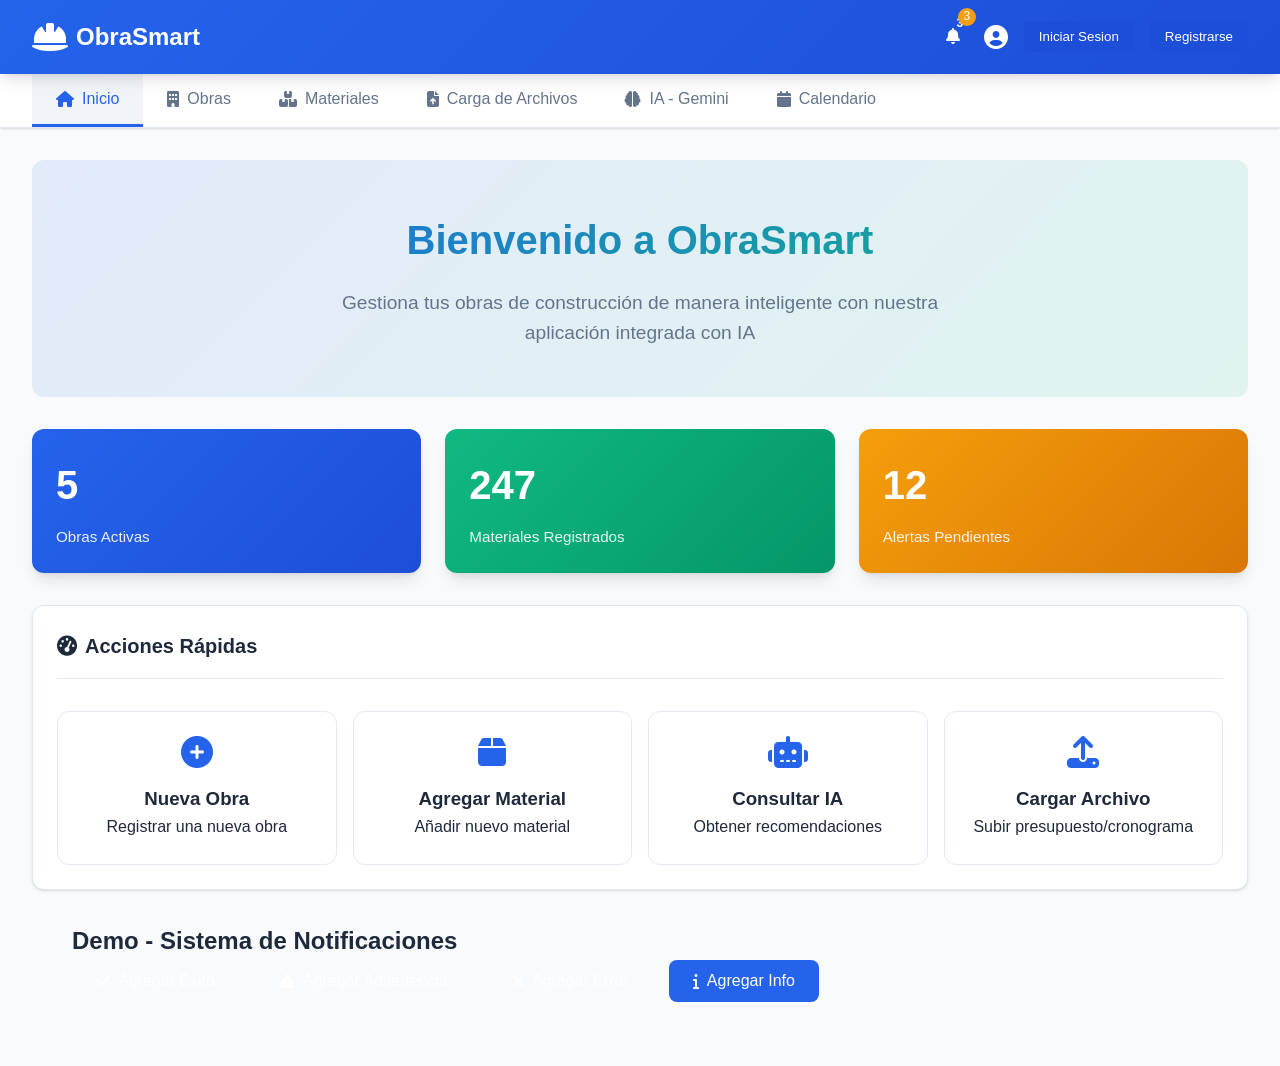
<file: index.html>
<!DOCTYPE html>
<html lang="es">

<head>
    <meta charset="UTF-8">
    <meta name="viewport" content="width=device-width, initial-scale=1.0">
    <title>ObraSmart - Gestión Inteligente de Inventario</title>
    <link href="https://cdnjs.cloudflare.com/ajax/libs/font-awesome/6.4.0/css/all.min.css" rel="stylesheet">
    <link rel="stylesheet" href="./style.css">
    <style>

    </style>
</head>

<body>
    <!-- Header -->
    <header class="header">
        <div class="header-content">
            <div class="logo">
                <i class="fas fa-hard-hat"></i>
                ObraSmart
            </div>
            <div class="user-menu">
                <div class="notification-container">
                    <div class="notification-badge" id="notificationBadge">
                        <i class="fas fa-bell"></i>
                        <div class="notification-count" id="notificationCount">3</div>
                    </div>

                    <!-- Panel de Notificaciones -->
                    <div class="notification-panel" id="notificationPanel">
                        <div class="notification-header">
                            <div class="notification-title">Notificaciones</div>
                            <div class="notification-actions">
                                <button class="btn-icon" id="markAllRead" title="Marcar todas como leídas">
                                    <i class="fas fa-check-double"></i>
                                </button>
                                <button class="btn-icon" id="clearAll" title="Limpiar todas">
                                    <i class="fas fa-trash"></i>
                                </button>
                            </div>
                        </div>

                        <div class="notification-filters">
                            <div class="filter-chip active" data-filter="all">Todas</div>
                            <div class="filter-chip" data-filter="unread">Sin leer</div>
                            <div class="filter-chip" data-filter="success">Éxito</div>
                            <div class="filter-chip" data-filter="warning">Advertencias</div>
                            <div class="filter-chip" data-filter="error">Errores</div>
                        </div>

                        <div class="notification-list" id="notificationList">
                            <!-- Las notificaciones se cargarán aquí dinámicamente -->
                        </div>

                        <div class="notification-footer">
                            <button class="btn-link" id="viewHistory">Ver historial completo</button>
                        </div>
                    </div>
                </div>
                <i class="fas fa-user-circle" style="font-size: 1.5rem;"></i>
                <button class="usuariosBtn" onclick="abrirModalUsuario()">Iniciar Sesion</button>
                <button class="usuariosBtn" onclick="abrirModalReg()">Registrarse</button>
            </div>
        </div>
    </header>

    <!-- Navigation -->
    <nav class="nav-container">
        <div class="nav-tabs">
            <button class="nav-tab active" data-tab="inicio">
                <i class="fas fa-home"></i>
                Inicio
            </button>
            <button class="nav-tab" data-tab="obras">
                <i class="fas fa-building"></i>
                Obras
            </button>
            <button class="nav-tab" data-tab="materiales">
                <i class="fas fa-boxes"></i>
                Materiales
            </button>
            <button class="nav-tab" data-tab="archivos">
                <i class="fas fa-file-upload"></i>
                Carga de Archivos
            </button>
            <button class="nav-tab" data-tab="ia">
                <i class="fas fa-brain"></i>
                IA - Gemini
            </button>
            <button class="nav-tab" data-tab="calendario">
                <i class="fas fa-calendar"></i>
                Calendario
            </button>
        </div>
    </nav>

    <!-- Main Content -->
    <main class="main-content">
        <!-- Inicio Tab -->
        <div id="inicio" class="tab-content active">
            <div class="welcome-section">
                <h1 class="welcome-title">Bienvenido a ObraSmart</h1>
                <p class="welcome-subtitle">
                    Gestiona tus obras de construcción de manera inteligente con nuestra aplicación integrada con IA
                </p>
            </div>

            <div class="dashboard-grid">
                <div class="stat-card">
                    <div class="stat-number">5</div>
                    <div class="stat-label">Obras Activas</div>
                </div>
                <div class="stat-card secondary">
                    <div class="stat-number">247</div>
                    <div class="stat-label">Materiales Registrados</div>
                </div>
                <div class="stat-card warning">
                    <div class="stat-number">12</div>
                    <div class="stat-label">Alertas Pendientes</div>
                </div>
            </div>

            <div class="card">
                <div class="card-header">
                    <h2 class="card-title">
                        <i class="fas fa-tachometer-alt"></i>
                        Acciones Rápidas
                    </h2>
                </div>
                <div class="quick-actions">
                    <div class="quick-action" data-action="nueva-obra">
                        <i class="fas fa-plus-circle"></i>
                        <h3>Nueva Obra</h3>
                        <p>Registrar una nueva obra</p>
                    </div>
                    <div class="quick-action" data-action="agregar-material">
                        <i class="fas fa-box"></i>
                        <h3>Agregar Material</h3>
                        <p>Añadir nuevo material</p>
                    </div>
                    <div class="quick-action" data-action="consultar-ia">
                        <i class="fas fa-robot"></i>
                        <h3>Consultar IA</h3>
                        <p>Obtener recomendaciones</p>
                    </div>
                    <div class="quick-action" data-action="cargar-archivo">
                        <i class="fas fa-upload"></i>
                        <h3>Cargar Archivo</h3>
                        <p>Subir presupuesto/cronograma</p>
                    </div>
                </div>
            </div>
        </div>

        <!-- Obras Tab -->
        <div id="obras" class="tab-content">
            <div class="card">
                <div class="card-header">
                    <h2 class="card-title">
                        <i class="fas fa-building"></i>
                        Gestión de Obras
                    </h2>
                    <button class="btn btn-primary">
                        <i class="fas fa-plus"></i>
                        Nueva Obra
                    </button>
                </div>

                <div class="form-grid">
                    <div class="form-group">
                        <label class="form-label">Código de Obra</label>
                        <input type="text" class="form-input" placeholder="OB-001">
                    </div>
                    <div class="form-group">
                        <label class="form-label">Nombre de la Obra</label>
                        <input type="text" class="form-input" placeholder="Torre Residencial Central">
                    </div>
                    <div class="form-group">
                        <label class="form-label">Objeto del Contrato</label>
                        <input type="text" class="form-input" placeholder="Construcción edificio residencial">
                    </div>
                    <div class="form-group">
                        <label class="form-label">Valor del Contrato</label>
                        <input type="number" class="form-input" placeholder="500000000">
                    </div>
                    <div class="form-group">
                        <label class="form-label">Duración (días)</label>
                        <input type="number" class="form-input" placeholder="365">
                    </div>
                    <div class="form-group">
                        <label class="form-label">Fecha de Inicio</label>
                        <input type="date" class="form-input">
                    </div>
                </div>

                <div class="table-container">
                    <table class="table">
                        <thead>
                            <tr>
                                <th>Código</th>
                                <th>Nombre</th>
                                <th>Valor</th>
                                <th>Progreso</th>
                                <th>Estado</th>
                                <th>Acciones</th>
                            </tr>
                        </thead>
                        <tbody>
                            <tr>
                                <td>OB-001</td>
                                <td>Torre Residencial Central</td>
                                <td>$500,000,000</td>
                                <td>
                                    <div class="progress-bar">
                                        <div class="progress-fill" style="width: 45%"></div>
                                    </div>
                                    45%
                                </td>
                                <td><span class="badge badge-success">Activa</span></td>
                                <td>
                                    <button class="btn btn-secondary">
                                        <i class="fas fa-eye"></i>
                                    </button>
                                    <button class="btn btn-secondary">
                                        <i class="fas fa-edit"></i>
                                    </button>
                                </td>
                            </tr>
                            <tr>
                                <td>OB-002</td>
                                <td>Centro Comercial Norte</td>
                                <td>$750,000,000</td>
                                <td>
                                    <div class="progress-bar">
                                        <div class="progress-fill" style="width: 78%"></div>
                                    </div>
                                    78%
                                </td>
                                <td><span class="badge badge-success">Activa</span></td>
                                <td>
                                    <button class="btn btn-secondary">
                                        <i class="fas fa-eye"></i>
                                    </button>
                                    <button class="btn btn-secondary">
                                        <i class="fas fa-edit"></i>
                                    </button>
                                </td>
                            </tr>
                        </tbody>
                    </table>
                </div>
            </div>
        </div>

        <!-- Materiales Tab -->
        <div id="materiales" class="tab-content">
            <div class="card">
                <div class="card-header">
                    <h2 class="card-title">
                        <i class="fas fa-boxes"></i>
                        Gestión de Materiales
                    </h2>
                    <button class="btn btn-primary">
                        <i class="fas fa-plus"></i>
                        Nuevo Material
                    </button>
                </div>

                <div class="form-grid">
                    <div class="form-group">
                        <label class="form-label">Código</label>
                        <input type="text" class="form-input" placeholder="MAT-001">
                    </div>
                    <div class="form-group">
                        <label class="form-label">Nombre del Material</label>
                        <input type="text" class="form-input" placeholder="Cemento Portland">
                    </div>
                    <div class="form-group">
                        <label class="form-label">Unidad de Medida</label>
                        <select class="form-input">
                            <option>Seleccionar unidad</option>
                            <option>kg</option>
                            <option>m³</option>
                            <option>m²</option>
                            <option>unidad</option>
                            <option>litro</option>
                        </select>
                    </div>
                    <div class="form-group">
                        <label class="form-label">Precio Unitario</label>
                        <input type="number" class="form-input" placeholder="25000">
                    </div>
                </div>

                <div class="table-container">
                    <table class="table">
                        <thead>
                            <tr>
                                <th>Código</th>
                                <th>Nombre</th>
                                <th>Unidad</th>
                                <th>Precio Unitario</th>
                                <th>Stock</th>
                                <th>Acciones</th>
                            </tr>
                        </thead>
                        <tbody>
                            <tr>
                                <td>MAT-001</td>
                                <td>Cemento Portland</td>
                                <td>kg</td>
                                <td>$25,000</td>
                                <td>500 kg</td>
                                <td>
                                    <button class="btn btn-secondary">
                                        <i class="fas fa-edit"></i>
                                    </button>
                                    <button class="btn btn-secondary">
                                        <i class="fas fa-trash"></i>
                                    </button>
                                </td>
                            </tr>
                            <tr>
                                <td>MAT-002</td>
                                <td>Varilla #4</td>
                                <td>unidad</td>
                                <td>$15,000</td>
                                <td>200 und</td>
                                <td>
                                    <button class="btn btn-secondary">
                                        <i class="fas fa-edit"></i>
                                    </button>
                                    <button class="btn btn-secondary">
                                        <i class="fas fa-trash"></i>
                                    </button>
                                </td>
                            </tr>
                        </tbody>
                    </table>
                </div>
            </div>
        </div>

        <!-- Carga de Archivos Tab -->
        <div id="archivos" class="tab-content">
            <div class="card">
                <div class="card-header">
                    <h2 class="card-title">
                        <i class="fas fa-file-upload"></i>
                        Carga de Archivos
                    </h2>
                </div>

                <div class="form-grid">
                    <div class="card">
                        <h3>Presupuesto</h3>
                        <div class="upload-area" id="presupuesto-upload">
                            <i class="fas fa-file-excel upload-icon"></i>
                            <p>Arrastra aquí tu archivo de presupuesto (Excel/PDF)</p>
                            <p style="font-size: 0.875rem; color: var(--text-secondary);">
                                o haz clic para seleccionar
                            </p>
                            <input type="file" id="presupuesto-file" style="display: none;" accept=".xlsx,.xls,.pdf">
                        </div>
                    </div>

                    <div class="card">
                        <h3>Programación de Actividades</h3>
                        <div class="upload-area" id="programacion-upload">
                            <i class="fas fa-file-alt upload-icon"></i>
                            <p>Arrastra aquí tu cronograma (Excel/PDF)</p>
                            <p style="font-size: 0.875rem; color: var(--text-secondary);">
                                o haz clic para seleccionar
                            </p>
                            <input type="file" id="programacion-file" style="display: none;" accept=".xlsx,.xls,.pdf">
                        </div>
                    </div>
                </div>

                <div class="card">
                    <h3>Archivos Cargados</h3>
                    <div class="table-container">
                        <table class="table">
                            <thead>
                                <tr>
                                    <th>Nombre del Archivo</th>
                                    <th>Tipo</th>
                                    <th>Fecha de Carga</th>
                                    <th>Estado</th>
                                    <th>Acciones</th>
                                </tr>
                            </thead>
                            <tbody>
                                <tr>
                                    <td>presupuesto_torre_central.xlsx</td>
                                    <td>Presupuesto</td>
                                    <td>2025-06-08</td>
                                    <td><span class="badge badge-success">Procesado</span></td>
                                    <td>
                                        <button class="btn btn-secondary">
                                            <i class="fas fa-download"></i>
                                        </button>
                                        <button class="btn btn-secondary">
                                            <i class="fas fa-eye"></i>
                                        </button>
                                    </td>
                                </tr>
                            </tbody>
                        </table>
                    </div>
                </div>
            </div>
        </div>

        <!-- IA Tab -->
        <div id="ia" class="tab-content">
            <div class="card">
                <div class="card-header">
                    <h2 class="card-title">
                        <i class="fas fa-brain"></i>
                        Asistente IA - Gemini
                    </h2>
                </div>

                <div class="form-grid">
                    <div class="card">
                        <h3>Análisis de Presupuesto</h3>
                        <p>La IA analizará tu presupuesto y detectará posibles inconsistencias o mejoras.</p>
                        <button class="btn btn-primary">
                            <i class="fas fa-chart-line"></i>
                            Analizar Presupuesto
                        </button>
                    </div>

                    <div class="card">
                        <h3>Asistente de Logística</h3>
                        <p>Obtén recomendaciones sobre pedidos y gestión de materiales.</p>
                        <button class="btn btn-success">
                            <i class="fas fa-truck"></i>
                            Consultar Logística
                        </button>
                    </div>

                    <div class="card">
                        <h3>Análisis de Riesgos</h3>
                        <p>Identifica posibles riesgos en la programación de tu obra.</p>
                        <button class="btn btn-warning">
                            <i class="fas fa-exclamation-triangle"></i>
                            Analizar Riesgos
                        </button>
                    </div>
                </div>

                <div class="card">
                    <h3>Chat con IA</h3>
                    <div class="chat-container">
                        <div class="chat-messages" id="chatMessages">
                            <div style="padding: 1rem; text-align: center; color: var(--text-secondary);">
                                ¡Hola! Soy tu asistente de IA. Puedo ayudarte con análisis de presupuestos,
                                recomendaciones de materiales, optimización de cronogramas y mucho más.
                                ¿En qué puedo ayudarte hoy?
                            </div>
                        </div>
                        <div class="chat-input-container">
                            <input type="text" class="form-input chat-input" placeholder="Escribe tu consulta aquí..."
                                id="chatInput">
                            <button class="btn btn-primary" id="sendChat">
                                <i class="fas fa-paper-plane"></i>
                            </button>
                        </div>
                    </div>
                </div>
            </div>
        </div>

        <!-- Calendario Tab -->
        <div id="calendario" class="tab-content">
            <div class="card">
                <div class="card-header">
                    <h2 class="card-title">
                        <i class="fas fa-calendar"></i>
                        Calendario de Obras
                    </h2>
                    <div>
                        <button class="btn btn-secondary" id="prevMonth">
                            <i class="fas fa-chevron-left"></i>
                        </button>
                        <span id="currentMonth" style="margin: 0 1rem; font-weight: bold;">
                            Junio 2025
                        </span>
                        <button class="btn btn-secondary" id="nextMonth">
                            <i class="fas fa-chevron-right"></i>
                        </button>
                    </div>
                </div>

                <div class="calendar-grid" id="calendarGrid">
                    <!-- El calendario se generará dinámicamente con JavaScript -->
                </div>

                <div class="card" style="margin-top: 1.5rem;">
                    <h3>Eventos Próximos</h3>
                    <div class="table-container">
                        <table class="table">
                            <thead>
                                <tr>
                                    <th>Fecha</th>
                                    <th>Evento</th>
                                    <th>Obra</th>
                                    <th>Tipo</th>
                                </tr>
                            </thead>
                            <tbody>
                                <tr>
                                    <td>12 Jun 2025</td>
                                    <td>Entrega de materiales</td>
                                    <td>Torre Residencial</td>
                                    <td><span class="badge badge-success">Entrega</span></td>
                                </tr>
                                <tr>
                                    <td>15 Jun 2025</td>
                                    <td>Revisión de calidad</td>
                                    <td>Centro Comercial</td>
                                    <td><span class="badge badge-warning">Inspección</span></td>
                                </tr>
                            </tbody>
                        </table>
                    </div>
                </div>
            </div>
        </div>
        <div class="demo-container">
            <h2>Demo - Sistema de Notificaciones</h2>
            <div class="demo-actions">
                <button class="btn btn-success" onclick="addNotification('success')">
                    <i class="fas fa-check"></i> Agregar Éxito
                </button>
                <button class="btn btn-warning" onclick="addNotification('warning')">
                    <i class="fas fa-exclamation-triangle"></i> Agregar Advertencia
                </button>
                <button class="btn btn-danger" onclick="addNotification('error')">
                    <i class="fas fa-times"></i> Agregar Error
                </button>
                <button class="btn btn-primary" onclick="addNotification('info')">
                    <i class="fas fa-info"></i> Agregar Info
                </button>
            </div>
        </div>
        <!-- Modal usuarios-->
        <div id="modalUsr" class="modalUsuario">
            <div class="modal-usuario-content">
                <p class="titulo-modal">INICIO DE SESION</p>
                <P>Usuario</P>
                <input type="text" id="usuarioInput" placeholder="Ingrese su usuario">
                <p>Contraseña</p>
                <input type="password" id="passwordInput" placeholder="Ingrese su contraseña">
                <div>
                    <button class="btn btn-primary" onclick="iniciarSesion()">Iniciar Sesión</button>
                    <button class="btn close-btn-modal" onclick="cerrarModalUsuario()">Cerrar</button>
                </div>
                
            </div>
        </div>
                <div id="modalReg" class="modalUsuario">
            <div class="modal-usuario-content">
                <p class="titulo-modal">Registrarse</p>
                <p>Email</p>
                <input type="email" id="emailIn" placeholder="Ingrese su email">
                <P>Usuario</P>
                <input type="text" id="usuarioIn" placeholder="Ingrese su usuario">
                <p>Contraseña</p>
                <input type="password" id="passwordIn" placeholder="Ingrese su contraseña">
                <div>
                    <button class="btn btn-primary" onclick="registrar()">Registrarse</button>
                    <button class="btn close-btn-modal" onclick="cerrarModalUsuario()">Cerrar</button>
                </div>
                
            </div>
        </div>
    </main>

    <script src="app.js">
    </script>
</body>

</html>
</file>
<file: style.css>
* {
            margin: 0;
            padding: 0;
            box-sizing: border-box;
        }

        :root {
            --primary-color: #2563eb;
            --primary-dark: #1d4ed8;
            --secondary-color: #f59e0b;
            --accent-color: #10b981;
            --background: #f8fafc;
            --surface: #ffffff;
            --surface-hover: #f1f5f9;
            --text-primary: #1e293b;
            --text-secondary: #64748b;
            --border: #e2e8f0;
            --red-front:#f44336;
            --red-back:#c3352a;
            --shadow: 0 1px 3px 0 rgb(0 0 0 / 0.1), 0 1px 2px -1px rgb(0 0 0 / 0.1);
            --shadow-lg: 0 10px 15px -3px rgb(0 0 0 / 0.1), 0 4px 6px -4px rgb(0 0 0 / 0.1);
        }

        body {
            font-family: 'Segoe UI', Tahoma, Geneva, Verdana, sans-serif;
            background: var(--background);
            color: var(--text-primary);
            line-height: 1.6;
        }

        /* Header */
        .header {
            background: linear-gradient(135deg, var(--primary-color), var(--primary-dark));
            color: white;
            padding: 1rem 2rem;
            box-shadow: var(--shadow-lg);
            position: sticky;
            top: 0;
            z-index: 100;
        }

        .header-content {
            max-width: 1400px;
            margin: 0 auto;
            display: flex;
            justify-content: space-between;
            align-items: center;
        }

        .logo {
            display: flex;
            align-items: center;
            font-size: 1.5rem;
            font-weight: bold;
        }

        .logo i {
            margin-right: 0.5rem;
            font-size: 2rem;
        }

        .user-menu {
            display: flex;
            align-items: center;
            gap: 1rem;
        }

        .notification-badge {
            position: relative;
            cursor: pointer;
        }

        .notification-badge::after {
            content: '3';
            position: absolute;
            top: -8px;
            right: -8px;
            background: var(--secondary-color);
            color: white;
            border-radius: 50%;
            width: 18px;
            height: 18px;
            font-size: 0.75rem;
            display: flex;
            align-items: center;
            justify-content: center;
        }

        /* Navigation */
        .nav-container {
            background: var(--surface);
            border-bottom: 1px solid var(--border);
            padding: 0 2rem;
            box-shadow: var(--shadow);
        }

        .nav-tabs {
            max-width: 1400px;
            margin: 0 auto;
            display: flex;
            gap: 0;
        }

        .nav-tab {
            padding: 1rem 1.5rem;
            background: none;
            border: none;
            cursor: pointer;
            font-size: 1rem;
            color: var(--text-secondary);
            border-bottom: 3px solid transparent;
            transition: all 0.3s ease;
            display: flex;
            align-items: center;
            gap: 0.5rem;
        }

        .nav-tab:hover {
            background: var(--surface-hover);
            color: var(--primary-color);
        }

        .nav-tab.active {
            color: var(--primary-color);
            border-bottom-color: var(--primary-color);
            background: var(--surface-hover);
        }

        /* Main Content */
        .main-content {
            max-width: 1400px;
            margin: 0 auto;
            padding: 2rem;
        }

        .tab-content {
            display: none;
            animation: fadeIn 0.3s ease-in;
        }

        .tab-content.active {
            display: block;
        }

        @keyframes fadeIn {
            from { opacity: 0; transform: translateY(10px); }
            to { opacity: 1; transform: translateY(0); }
        }

        .card {
            background: var(--surface);
            border-radius: 12px;
            padding: 1.5rem;
            box-shadow: var(--shadow);
            border: 1px solid var(--border);
            margin-bottom: 1.5rem;
        }

        .card-header {
            display: flex;
            justify-content: between;
            align-items: center;
            margin-bottom: 1rem;
            padding-bottom: 1rem;
            border-bottom: 1px solid var(--border);
        }

        .card-title {
            font-size: 1.25rem;
            font-weight: 600;
            color: var(--text-primary);
            display: flex;
            align-items: center;
            gap: 0.5rem;
        }

        .dashboard-grid {
            display: grid;
            grid-template-columns: repeat(auto-fit, minmax(300px, 1fr));
            gap: 1.5rem;
            margin-bottom: 2rem;
        }

        .stat-card {
            background: linear-gradient(135deg, var(--primary-color), var(--primary-dark));
            color: white;
            border-radius: 12px;
            padding: 1.5rem;
            box-shadow: var(--shadow-lg);
        }

        .stat-card.secondary {
            background: linear-gradient(135deg, var(--accent-color), #059669);
        }

        .stat-card.warning {
            background: linear-gradient(135deg, var(--secondary-color), #d97706);
        }

        .stat-number {
            font-size: 2.5rem;
            font-weight: bold;
            margin-bottom: 0.5rem;
        }

        .stat-label {
            opacity: 0.9;
            font-size: 0.95rem;
        }

        .form-grid {
            display: grid;
            grid-template-columns: repeat(auto-fit, minmax(250px, 1fr));
            gap: 1rem;
            margin-bottom: 1.5rem;
        }

        .form-group {
            margin-bottom: 1rem;
        }

        .form-label {
            display: block;
            margin-bottom: 0.5rem;
            font-weight: 500;
            color: var(--text-primary);
        }

        .form-input {
            width: 100%;
            padding: 0.75rem;
            border: 1px solid var(--border);
            border-radius: 8px;
            font-size: 1rem;
            transition: border-color 0.3s ease;
        }

        .form-input:focus {
            outline: none;
            border-color: var(--primary-color);
            box-shadow: 0 0 0 3px rgba(37, 99, 235, 0.1);
        }

        .btn {
            padding: 0.75rem 1.5rem;
            border: none;
            border-radius: 8px;
            font-size: 1rem;
            font-weight: 500;
            cursor: pointer;
            transition: all 0.3s ease;
            display: inline-flex;
            align-items: center;
            gap: 0.5rem;
        }

        .btn-primary {
            background: var(--primary-color);
            color: white;
        }

        .btn-primary:hover {
            background: var(--primary-dark);
            transform: translateY(-1px);
            box-shadow: var(--shadow-lg);
        }

        .btn-secondary {
            background: var(--surface);
            color: var(--text-primary);
            border: 1px solid var(--border);
        }

        .btn-secondary:hover {
            background: var(--surface-hover);
        }

        .btn-success {
            background: var(--accent-color);
            color: white;
        }

        .btn-warning {
            background: var(--secondary-color);
            color: white;
        }

        .table-container {
            overflow-x: auto;
            border-radius: 8px;
            border: 1px solid var(--border);
        }

        .table {
            width: 100%;
            border-collapse: collapse;
            background: var(--surface);
        }

        .table th,
        .table td {
            padding: 1rem;
            text-align: left;
            border-bottom: 1px solid var(--border);
        }

        .table th {
            background: var(--surface-hover);
            font-weight: 600;
            color: var(--text-primary);
        }

        .table tbody tr:hover {
            background: var(--surface-hover);
        }

        .upload-area {
            border: 2px dashed var(--border);
            border-radius: 8px;
            padding: 2rem;
            text-align: center;
            background: var(--surface-hover);
            transition: all 0.3s ease;
            cursor: pointer;
        }

        .upload-area:hover {
            border-color: var(--primary-color);
            background: rgba(37, 99, 235, 0.05);
        }

        .upload-icon {
            font-size: 3rem;
            color: var(--text-secondary);
            margin-bottom: 1rem;
        }

        .chat-container {
            height: 400px;
            display: flex;
            flex-direction: column;
        }

        .chat-messages {
            flex: 1;
            overflow-y: auto;
            padding: 1rem;
            background: var(--surface-hover);
            border-radius: 8px;
            margin-bottom: 1rem;
        }

        .chat-input-container {
            display: flex;
            gap: 0.5rem;
        }

        .chat-input {
            flex: 1;
        }

        .progress-bar {
            width: 100%;
            height: 8px;
            background: var(--border);
            border-radius: 4px;
            overflow: hidden;
            margin: 0.5rem 0;
        }

        .progress-fill {
            height: 100%;
            background: var(--primary-color);
            transition: width 0.3s ease;
        }

        .calendar-grid {
            display: grid;
            grid-template-columns: repeat(7, 1fr);
            gap: 1px;
            background: var(--border);
            border-radius: 8px;
            overflow: hidden;
        }

        .calendar-day {
            background: var(--surface);
            padding: 0.75rem;
            min-height: 80px;
            display: flex;
            flex-direction: column;
            font-size: 0.875rem;
        }

        .calendar-day.other-month {
            background: var(--surface-hover);
            color: var(--text-secondary);
        }

        .calendar-day.today {
            background: var(--primary-color);
            color: white;
        }

        @media (max-width: 768px) {
            .header-content {
                flex-direction: column;
                gap: 1rem;
            }

            .nav-tabs {
                flex-wrap: wrap;
            }

            .main-content {
                padding: 1rem;
            }

            .dashboard-grid {
                grid-template-columns: 1fr;
            }

            .form-grid {
                grid-template-columns: 1fr;
            }
        }

        .welcome-section {
            text-align: center;
            padding: 3rem 0;
            background: linear-gradient(135deg, rgba(37, 99, 235, 0.1), rgba(16, 185, 129, 0.1));
            border-radius: 12px;
            margin-bottom: 2rem;
        }

        .welcome-title {
            font-size: 2.5rem;
            font-weight: bold;
            margin-bottom: 1rem;
            background: linear-gradient(135deg, var(--primary-color), var(--accent-color));
            -webkit-background-clip: text;
            -webkit-text-fill-color: transparent;
            background-clip: text;
        }

        .welcome-subtitle {
            font-size: 1.2rem;
            color: var(--text-secondary);
            max-width: 600px;
            margin: 0 auto;
        }

        .quick-actions {
            display: grid;
            grid-template-columns: repeat(auto-fit, minmax(200px, 1fr));
            gap: 1rem;
            margin-top: 2rem;
        }

        .quick-action {
            background: var(--surface);
            border: 1px solid var(--border);
            border-radius: 12px;
            padding: 1.5rem;
            text-align: center;
            cursor: pointer;
            transition: all 0.3s ease;
        }

        .quick-action:hover {
            transform: translateY(-2px);
            box-shadow: var(--shadow-lg);
            border-color: var(--primary-color);
        }

        .quick-action i {
            font-size: 2rem;
            color: var(--primary-color);
            margin-bottom: 1rem;
        }
        .notification-container {
            position: relative;
        }

        .notification-badge {
            position: relative;
            cursor: pointer;
            padding: 0.5rem;
            border-radius: 50%;
            transition: background-color 0.3s ease;
        }

        .notification-badge:hover {
            background-color: rgba(255, 255, 255, 0.1);
        }

        .notification-count {
            position: absolute;
            top: -2px;
            right: -2px;
            background: var(--error-color);
            color: white;
            border-radius: 50%;
            width: 20px;
            height: 20px;
            font-size: 0.75rem;
            display: flex;
            align-items: center;
            justify-content: center;
            font-weight: bold;
            min-width: 20px;
            animation: pulse 2s infinite;
        }

        @keyframes pulse {
            0% { transform: scale(1); }
            50% { transform: scale(1.1); }
            100% { transform: scale(1); }
        }

        .notification-count.hidden {
            display: none;
        }

        /* Panel de Notificaciones */
        .notification-panel {
            position: absolute;
            top: 100%;
            right: 0;
            width: 400px;
            max-height: 500px;
            background: var(--surface);
            border-radius: 12px;
            box-shadow: var(--shadow-lg);
            border: 1px solid var(--border);
            z-index: 1000;
            opacity: 0;
            visibility: hidden;
            transform: translateY(-10px);
            transition: all 0.3s ease;
            margin-top: 0.5rem;
        }

        .notification-panel.show {
            opacity: 1;
            visibility: visible;
            transform: translateY(0);
        }

        .notification-header {
            padding: 1rem 1.5rem;
            border-bottom: 1px solid var(--border);
            display: flex;
            justify-content: space-between;
            align-items: center;
        }

        .notification-title {
            font-size: 1.1rem;
            font-weight: 600;
            color: var(--text-primary);
        }

        .notification-actions {
            display: flex;
            gap: 0.5rem;
        }

        .btn-icon {
            padding: 0.5rem;
            background: none;
            border: none;
            border-radius: 6px;
            cursor: pointer;
            color: var(--text-secondary);
            transition: all 0.3s ease;
        }

        .btn-icon:hover {
            background: var(--surface-hover);
            color: var(--primary-color);
        }

        .notification-list {
            max-height: 400px;
            overflow-y: auto;
        }

        .notification-item {
            padding: 1rem 1.5rem;
            border-bottom: 1px solid var(--border);
            cursor: pointer;
            transition: background-color 0.3s ease;
            position: relative;
        }

        .notification-item:hover {
            background: var(--surface-hover);
        }

        .notification-item:last-child {
            border-bottom: none;
        }

        .notification-item.unread {
            background: rgba(37, 99, 235, 0.05);
            border-left: 4px solid var(--primary-color);
        }

        .notification-content {
            display: flex;
            align-items: flex-start;
            gap: 1rem;
        }

        .notification-icon {
            width: 40px;
            height: 40px;
            border-radius: 50%;
            display: flex;
            align-items: center;
            justify-content: center;
            flex-shrink: 0;
        }

        .notification-icon.success {
            background: rgba(16, 185, 129, 0.1);
            color: var(--success-color);
        }

        .notification-icon.warning {
            background: rgba(245, 158, 11, 0.1);
            color: var(--warning-color);
        }

        .notification-icon.error {
            background: rgba(239, 68, 68, 0.1);
            color: var(--error-color);
        }

        .notification-icon.info {
            background: rgba(59, 130, 246, 0.1);
            color: var(--info-color);
        }

        .notification-details {
            flex: 1;
        }

        .notification-message {
            font-weight: 500;
            color: var(--text-primary);
            margin-bottom: 0.25rem;
        }

        .notification-description {
            font-size: 0.875rem;
            color: var(--text-secondary);
            margin-bottom: 0.5rem;
        }

        .notification-meta {
            display: flex;
            justify-content: space-between;
            align-items: center;
            font-size: 0.75rem;
            color: var(--text-secondary);
        }

        .notification-time {
            display: flex;
            align-items: center;
            gap: 0.25rem;
        }

        .notification-footer {
            padding: 1rem 1.5rem;
            border-top: 1px solid var(--border);
            text-align: center;
        }

        .btn-link {
            background: none;
            border: none;
            color: var(--primary-color);
            cursor: pointer;
            font-size: 0.875rem;
            text-decoration: none;
            padding: 0.5rem 1rem;
            border-radius: 6px;
            transition: background-color 0.3s ease;
        }

        .btn-link:hover {
            background: var(--surface-hover);
        }

        .empty-state {
            text-align: center;
            padding: 3rem 1.5rem;
            color: var(--text-secondary);
        }

        .empty-state i {
            font-size: 3rem;
            margin-bottom: 1rem;
            opacity: 0.5;
        }

        /* Filtros */
        .notification-filters {
            padding: 1rem 1.5rem;
            border-bottom: 1px solid var(--border);
            display: flex;
            gap: 0.5rem;
            flex-wrap: wrap;
        }

        .filter-chip {
            padding: 0.375rem 0.75rem;
            background: var(--surface-hover);
            border: 1px solid var(--border);
            border-radius: 20px;
            font-size: 0.75rem;
            cursor: pointer;
            transition: all 0.3s ease;
        }

        .filter-chip:hover {
            background: var(--primary-color);
            color: white;
            border-color: var(--primary-color);
        }

        .filter-chip.active {
            background: var(--primary-color);
            color: white;
            border-color: var(--primary-color);
        }

        /* Responsive */
        @media (max-width: 768px) {
            .notification-panel {
                width: 350px;
                right: -50px;
            }
        }

        @media (max-width: 480px) {
            .notification-panel {
                width: 300px;
                right: -100px;
            }
        }

        /* Demo styles */
        .demo-container {
            max-width: 1200px;
            margin: 2rem auto;
            padding: 0 2rem;
        }

        .demo-actions {
            display: flex;
            gap: 1rem;
            margin-bottom: 2rem;
        }

        .btn {
            padding: 0.75rem 1.5rem;
            border: none;
            border-radius: 8px;
            font-size: 1rem;
            font-weight: 500;
            cursor: pointer;
            transition: all 0.3s ease;
            display: inline-flex;
            align-items: center;
            gap: 0.5rem;
        }

        .btn-primary {
            background: var(--primary-color);
            color: white;
        }

        .btn-success {
            background: var(--success-color);
            color: white;
        }

        .btn-warning {
            background: var(--warning-color);
            color: white;
        }

        .btn-danger {
            background: var(--error-color);
            color: white;
        }

        /* Fondo oscuro del modal */
    .modalUsuario {
      display: none; /* Oculto por defecto */
      position: fixed;
      z-index: 1;
      left: 0;
      top: 0;
      width: 100%;
      height: 100%;
      overflow: auto;
      background-color: rgba(0,0,0,0.5); /* fondo semitransparente */
    }

    /* Contenido del modal */
    .modal-usuario-content {
      background-color: #fff;
      margin: 15% auto;
      padding: 20px;
      border-radius: 10px;
      width: 300px;
      text-align: center;
      input{border-radius: 5px; border: 1px solid var(--border); padding: 10px; width: 90%; margin-bottom: 20px;}
      .titulo-modal {
        font-size: 1.5rem;
        margin-bottom: 20px;
        color: var(--text-primary);
      }
    }

    .close-btn-modal {
      background-color: var(--red-front);
      color: white;
      border: none;
      border-radius: 5px;
      cursor: pointer;
    }

    .close-btn-modal:hover {
        background: var(--red-back);
        transform: translateY(-1px);
        box-shadow: var(--shadow-lg);
    }

    .usuariosBtn {
      padding: 8px 15px;
      border-radius: 5px;
      background-color: var(--primary-dark);
      color: var(--surface);
      border: none;
      cursor: pointer;
    }
    .usuariosBtn:hover {
      background-color: var(--surface);
      color: var(--primary-dark);
    }
</file>
